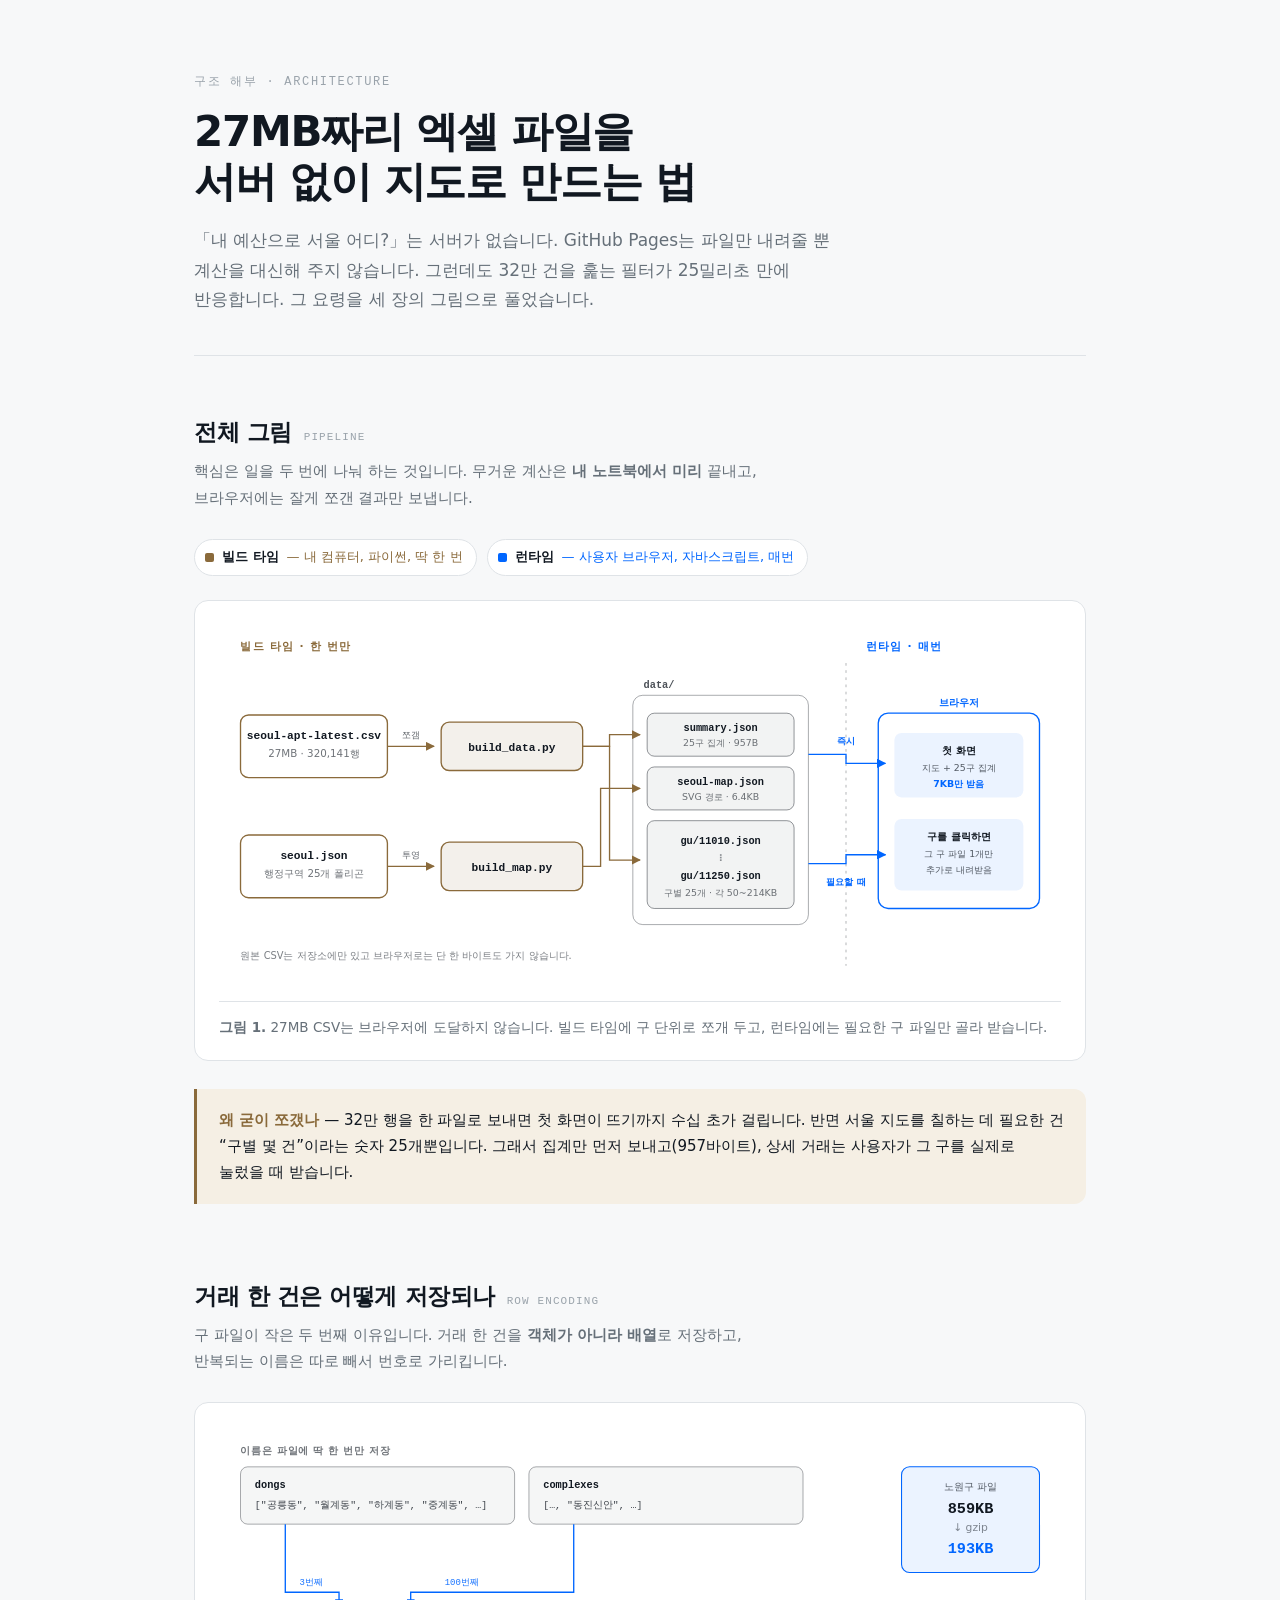
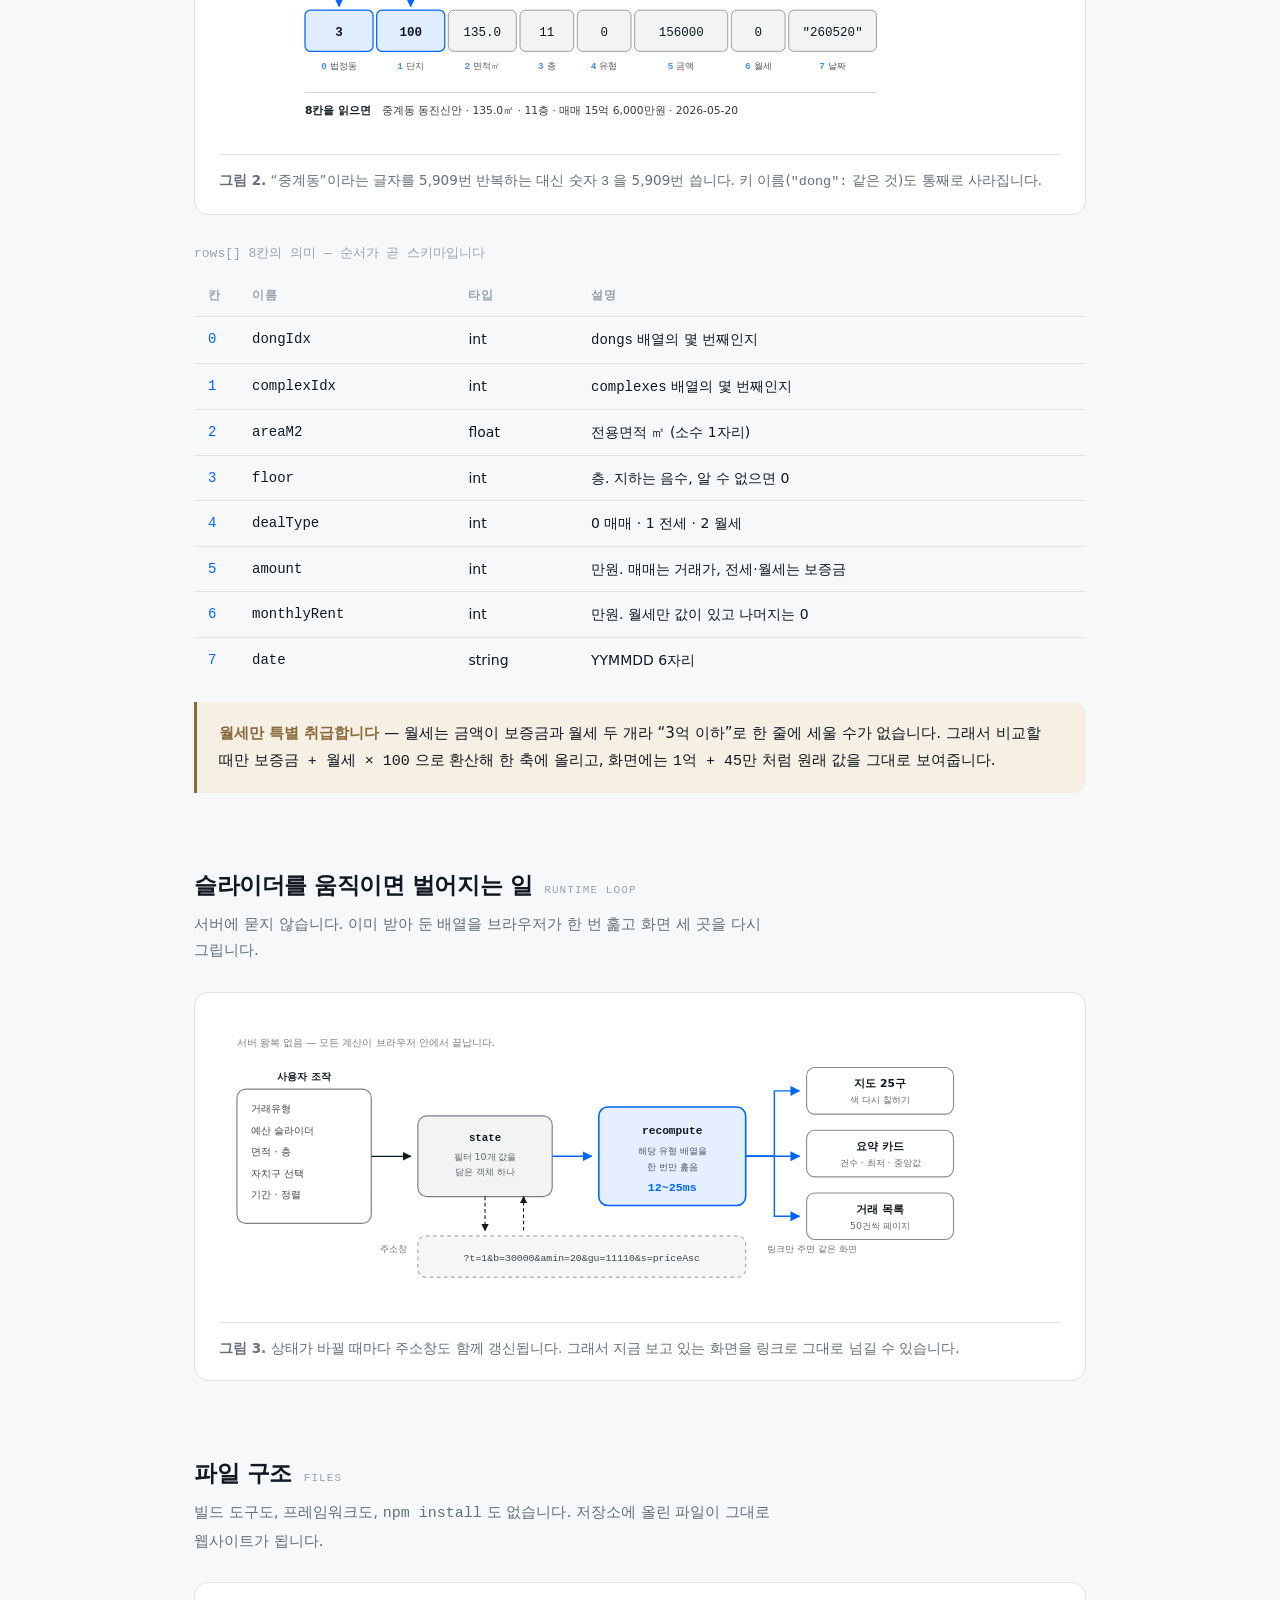
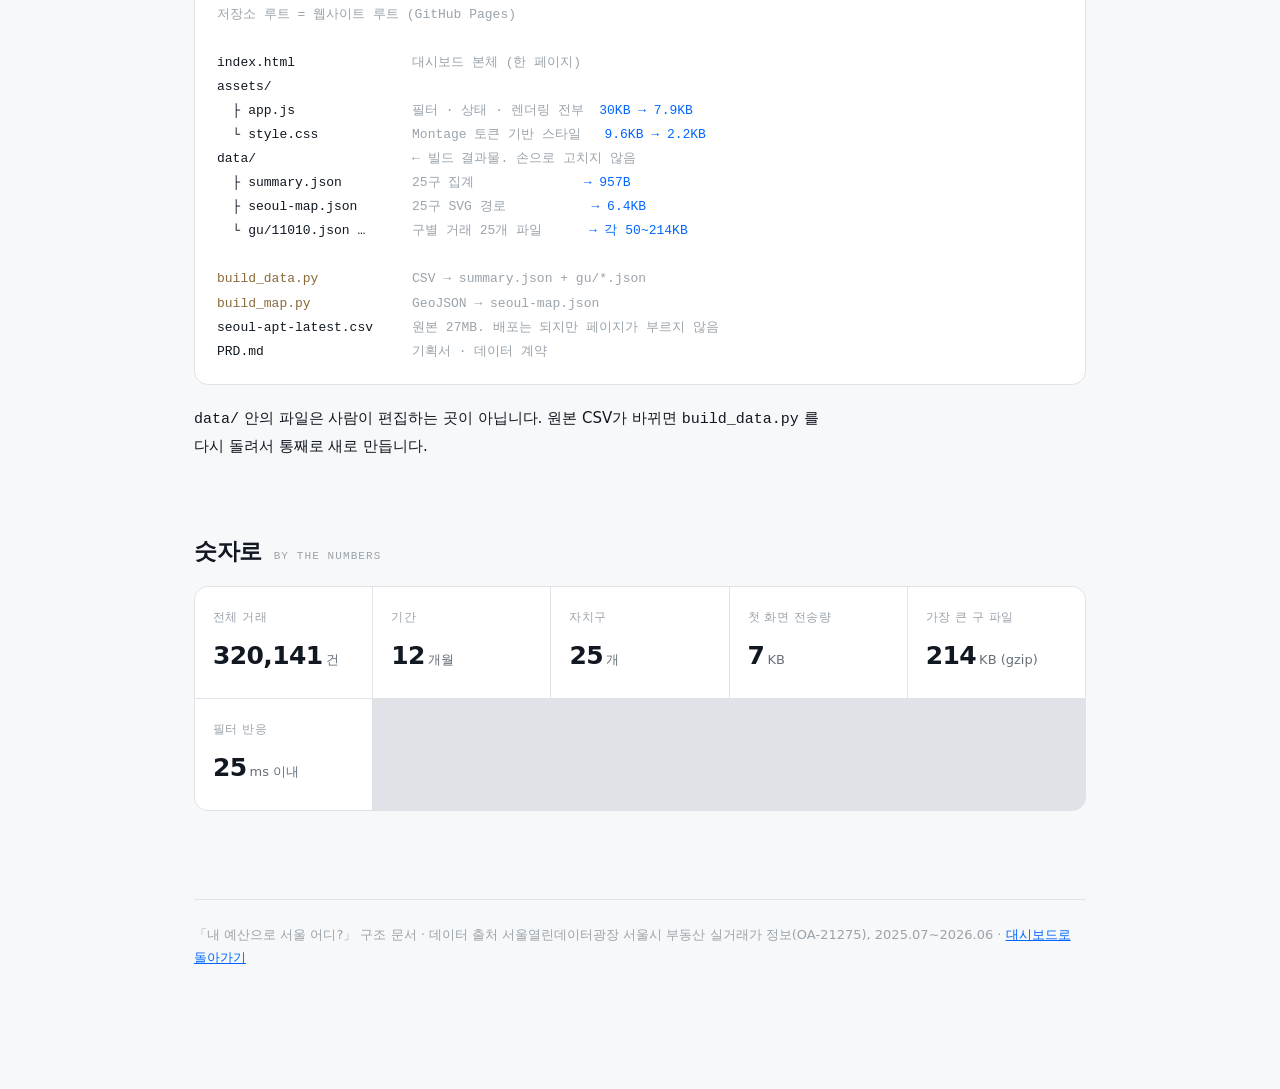
<file: docs/structure.html>
<!DOCTYPE html>
<html lang="ko">
<head>
<meta charset="UTF-8">
<meta name="viewport" content="width=device-width, initial-scale=1.0">
<title>구조 해부 — 내 예산으로 서울 어디?</title>
<style>
  :root {
    --ink:      #111821;
    --paper:    #F7F8F9;
    --surface:  #FFFFFF;
    --line:     #DFE3E7;
    --muted:    #667079;
    --faint:    #9AA3AB;
    --accent:   #0066FF;
    --accent-soft: #EAF2FE;
    --bronze:   #8A6A3B;
    --bronze-soft: #F5EFE4;
  }

  @media (prefers-color-scheme: dark) {
    :root {
      --ink:      #E6EAEE;
      --paper:    #0E1318;
      --surface:  #161C23;
      --line:     #2A333D;
      --muted:    #98A3AD;
      --faint:    #6C7781;
      --accent:   #4F95FF;
      --accent-soft: #14243C;
      --bronze:   #C9A063;
      --bronze-soft: #2A2318;
    }
  }

  :root[data-theme="dark"] {
    --ink:      #E6EAEE;
    --paper:    #0E1318;
    --surface:  #161C23;
    --line:     #2A333D;
    --muted:    #98A3AD;
    --faint:    #6C7781;
    --accent:   #4F95FF;
    --accent-soft: #14243C;
    --bronze:   #C9A063;
    --bronze-soft: #2A2318;
  }

  :root[data-theme="light"] {
    --ink:      #111821;
    --paper:    #F7F8F9;
    --surface:  #FFFFFF;
    --line:     #DFE3E7;
    --muted:    #667079;
    --faint:    #9AA3AB;
    --accent:   #0066FF;
    --accent-soft: #EAF2FE;
    --bronze:   #8A6A3B;
    --bronze-soft: #F5EFE4;
  }

  * { box-sizing: border-box; }

  html { -webkit-text-size-adjust: 100%; }

  body {
    margin: 0;
    background: var(--paper);
    color: var(--ink);
    font-family: 'Pretendard', -apple-system, BlinkMacSystemFont,
                 'Apple SD Gothic Neo', 'Malgun Gothic', system-ui, sans-serif;
    font-size: 15px;
    line-height: 1.75;
    word-break: keep-all;
  }

  .mono {
    font-family: ui-monospace, 'Cascadia Mono', 'Cascadia Code',
                 Consolas, 'D2Coding', 'Courier New', monospace;
    font-variant-ligatures: none;
  }

  .wrap {
    max-width: 940px;
    margin: 0 auto;
    padding: 72px 24px 120px;
  }

  /* ---------- header ---------- */

  .eyebrow {
    font-family: ui-monospace, 'Cascadia Mono', Consolas, monospace;
    font-size: 12px;
    letter-spacing: 0.14em;
    text-transform: uppercase;
    color: var(--faint);
    margin: 0 0 14px;
  }

  h1 {
    font-size: clamp(30px, 5.2vw, 42px);
    line-height: 1.2;
    letter-spacing: -0.03em;
    font-weight: 800;
    margin: 0 0 18px;
    text-wrap: balance;
  }

  .lede {
    font-size: 17px;
    color: var(--muted);
    max-width: 62ch;
    margin: 0;
  }

  .masthead {
    padding-bottom: 40px;
    border-bottom: 1px solid var(--line);
    margin-bottom: 56px;
  }

  /* ---------- sections ---------- */

  section { margin-bottom: 72px; }

  h2 {
    font-size: 23px;
    font-weight: 700;
    letter-spacing: -0.02em;
    margin: 0 0 6px;
    display: flex;
    align-items: baseline;
    gap: 12px;
  }

  h2 .tag {
    font-family: ui-monospace, 'Cascadia Mono', Consolas, monospace;
    font-size: 11px;
    letter-spacing: 0.1em;
    font-weight: 500;
    color: var(--faint);
    text-transform: uppercase;
  }

  .sub {
    color: var(--muted);
    margin: 0 0 28px;
    max-width: 64ch;
  }

  p { margin: 0 0 16px; max-width: 66ch; }

  /* ---------- figure ---------- */

  figure {
    margin: 0 0 28px;
    padding: 28px 24px 20px;
    background: var(--surface);
    border: 1px solid var(--line);
    border-radius: 14px;
    overflow-x: auto;
  }

  figure svg {
    display: block;
    width: 100%;
    min-width: 620px;
    max-width: 100%;
    height: auto;
    color: var(--ink);
  }

  figcaption {
    margin-top: 18px;
    padding-top: 14px;
    border-top: 1px solid var(--line);
    font-size: 13.5px;
    color: var(--muted);
    min-width: 620px;
  }

  /* ---------- phase legend ---------- */

  .phases {
    display: flex;
    flex-wrap: wrap;
    gap: 10px;
    margin-bottom: 24px;
  }

  .phase {
    display: inline-flex;
    align-items: center;
    gap: 8px;
    font-size: 13px;
    padding: 6px 13px 6px 10px;
    border-radius: 999px;
    border: 1px solid var(--line);
    background: var(--surface);
  }

  .phase::before {
    content: "";
    width: 9px; height: 9px;
    border-radius: 2px;
    background: currentColor;
  }

  .phase.build   { color: var(--bronze); }
  .phase.runtime { color: var(--accent); }
  .phase b { color: var(--ink); font-weight: 600; }

  /* ---------- tables ---------- */

  .tbl-scroll { overflow-x: auto; margin-bottom: 20px; }

  table {
    width: 100%;
    min-width: 540px;
    border-collapse: collapse;
    font-size: 14px;
  }

  caption {
    text-align: left;
    font-size: 13px;
    color: var(--faint);
    padding-bottom: 10px;
    font-family: ui-monospace, 'Cascadia Mono', Consolas, monospace;
  }

  th, td {
    text-align: left;
    padding: 10px 14px;
    border-bottom: 1px solid var(--line);
    vertical-align: top;
  }

  thead th {
    font-size: 12px;
    letter-spacing: 0.06em;
    text-transform: uppercase;
    color: var(--faint);
    font-weight: 600;
    border-bottom-width: 1.5px;
  }

  td.idx {
    font-family: ui-monospace, 'Cascadia Mono', Consolas, monospace;
    color: var(--accent);
    font-variant-numeric: tabular-nums;
    width: 44px;
  }

  td.field {
    font-family: ui-monospace, 'Cascadia Mono', Consolas, monospace;
    white-space: nowrap;
  }

  td.num {
    font-variant-numeric: tabular-nums;
    text-align: right;
    white-space: nowrap;
  }

  tbody tr:last-child th,
  tbody tr:last-child td { border-bottom: none; }

  /* ---------- code / tree ---------- */

  pre {
    margin: 0 0 20px;
    padding: 20px 22px;
    background: var(--surface);
    border: 1px solid var(--line);
    border-radius: 14px;
    overflow-x: auto;
    font-family: ui-monospace, 'Cascadia Mono', Consolas, 'D2Coding', monospace;
    font-size: 13px;
    line-height: 1.85;
    color: var(--ink);
  }

  pre .c { color: var(--faint); }
  pre .b { color: var(--bronze); }
  pre .a { color: var(--accent); }

  code.inline {
    font-family: ui-monospace, 'Cascadia Mono', Consolas, monospace;
    font-size: 0.9em;
    background: var(--accent-soft);
    color: var(--accent);
    padding: 2px 6px;
    border-radius: 5px;
  }

  /* ---------- callout ---------- */

  .note {
    border-left: 3px solid var(--bronze);
    background: var(--bronze-soft);
    padding: 18px 22px;
    border-radius: 0 12px 12px 0;
    margin-bottom: 24px;
  }

  .note p { margin: 0; max-width: none; }
  .note strong { color: var(--bronze); }

  /* ---------- stats ---------- */

  .stats {
    display: grid;
    grid-template-columns: repeat(auto-fit, minmax(158px, 1fr));
    gap: 1px;
    background: var(--line);
    border: 1px solid var(--line);
    border-radius: 14px;
    overflow: hidden;
  }

  .stat { background: var(--surface); padding: 20px 18px; }

  .stat dt {
    font-size: 12px;
    color: var(--faint);
    letter-spacing: 0.04em;
    margin-bottom: 6px;
  }

  .stat dd {
    margin: 0;
    font-size: 25px;
    font-weight: 700;
    letter-spacing: -0.025em;
    font-variant-numeric: tabular-nums;
  }

  .stat dd .u {
    font-size: 13px;
    font-weight: 500;
    color: var(--muted);
    margin-left: 3px;
    letter-spacing: 0;
  }

  /* ---------- footer ---------- */

  footer {
    margin-top: 88px;
    padding-top: 24px;
    border-top: 1px solid var(--line);
    font-size: 13px;
    color: var(--faint);
  }

  footer a { color: var(--accent); }

  a:focus-visible,
  [tabindex]:focus-visible {
    outline: 2px solid var(--accent);
    outline-offset: 3px;
    border-radius: 3px;
  }

  @media (max-width: 640px) {
    .wrap { padding: 48px 16px 80px; }
    figure { padding: 18px 14px 14px; }
  }
</style>
</head>
<body>
<div class="wrap">

  <header class="masthead">
    <p class="eyebrow">구조 해부 · Architecture</p>
    <h1>27MB짜리 엑셀 파일을<br>서버 없이 지도로 만드는 법</h1>
    <p class="lede">
      「내 예산으로 서울 어디?」는 서버가 없습니다. GitHub Pages는 파일만 내려줄 뿐
      계산을 대신해 주지 않습니다. 그런데도 32만 건을 훑는 필터가 25밀리초 만에 반응합니다.
      그 요령을 세 장의 그림으로 풀었습니다.
    </p>
  </header>

  <section>
    <h2>전체 그림 <span class="tag">Pipeline</span></h2>
    <p class="sub">
      핵심은 일을 두 번에 나눠 하는 것입니다. 무거운 계산은 <b>내 노트북에서 미리</b> 끝내고,
      브라우저에는 잘게 쪼갠 결과만 보냅니다.
    </p>

    <div class="phases">
      <span class="phase build"><b>빌드 타임</b> — 내 컴퓨터, 파이썬, 딱 한 번</span>
      <span class="phase runtime"><b>런타임</b> — 사용자 브라우저, 자바스크립트, 매번</span>
    </div>

    <figure>
      <svg viewBox="0 0 940 396" role="img"
           aria-label="27MB CSV와 GeoJSON이 두 개의 파이썬 스크립트를 거쳐 data 폴더의 JSON 파일로 변환되고, 브라우저는 첫 로드에 요약과 지도만 받은 뒤 구를 클릭할 때 해당 구 파일을 하나씩 받는다">
        <defs>
          <marker id="ah" viewBox="0 0 10 10" refX="9" refY="5"
                  markerWidth="7" markerHeight="7" orient="auto-start-reverse">
            <path d="M0,0 L10,5 L0,10 z" fill="currentColor"/>
          </marker>
          <marker id="ah-b" viewBox="0 0 10 10" refX="9" refY="5"
                  markerWidth="7" markerHeight="7" orient="auto-start-reverse">
            <path d="M0,0 L10,5 L0,10 z" fill="var(--bronze)"/>
          </marker>
          <marker id="ah-a" viewBox="0 0 10 10" refX="9" refY="5"
                  markerWidth="7" markerHeight="7" orient="auto-start-reverse">
            <path d="M0,0 L10,5 L0,10 z" fill="var(--accent)"/>
          </marker>
        </defs>

        <!-- phase headers -->
        <text x="24" y="24" font-size="12" font-weight="700" fill="var(--bronze)"
              letter-spacing="1.4">빌드 타임 · 한 번만</text>
        <text x="722" y="24" font-size="12" font-weight="700" fill="var(--accent)"
              letter-spacing="1.4">런타임 · 매번</text>

        <!-- divider -->
        <line x1="700" y1="38" x2="700" y2="376" stroke="currentColor"
              stroke-width="1" stroke-dasharray="3 5" opacity="0.35"/>

        <!-- inputs -->
        <rect x="24" y="96" width="164" height="70" rx="9"
              fill="none" stroke="var(--bronze)" stroke-width="1.5"/>
        <text x="106" y="123" font-size="12.5" font-weight="600" text-anchor="middle"
              fill="currentColor" font-family="monospace">seoul-apt-latest.csv</text>
        <text x="106" y="143" font-size="11.5" text-anchor="middle" fill="currentColor"
              opacity="0.6">27MB · 320,141행</text>

        <rect x="24" y="230" width="164" height="70" rx="9"
              fill="none" stroke="var(--bronze)" stroke-width="1.5"/>
        <text x="106" y="257" font-size="12.5" font-weight="600" text-anchor="middle"
              fill="currentColor" font-family="monospace">seoul.json</text>
        <text x="106" y="277" font-size="11.5" text-anchor="middle" fill="currentColor"
              opacity="0.6">행정구역 25개 폴리곤</text>

        <!-- scripts -->
        <rect x="248" y="104" width="158" height="54" rx="9"
              fill="var(--bronze)" fill-opacity="0.1" stroke="var(--bronze)" stroke-width="1.5"/>
        <text x="327" y="136" font-size="12.5" font-weight="700" text-anchor="middle"
              fill="currentColor" font-family="monospace">build_data.py</text>

        <rect x="248" y="238" width="158" height="54" rx="9"
              fill="var(--bronze)" fill-opacity="0.1" stroke="var(--bronze)" stroke-width="1.5"/>
        <text x="327" y="270" font-size="12.5" font-weight="700" text-anchor="middle"
              fill="currentColor" font-family="monospace">build_map.py</text>

        <!-- input -> script arrows -->
        <line x1="188" y1="131" x2="240" y2="131" stroke="var(--bronze)" stroke-width="1.5"
              marker-end="url(#ah-b)"/>
        <text x="214" y="122" font-size="10.5" text-anchor="middle" fill="currentColor"
              opacity="0.65">쪼갬</text>

        <line x1="188" y1="265" x2="240" y2="265" stroke="var(--bronze)" stroke-width="1.5"
              marker-end="url(#ah-b)"/>
        <text x="214" y="256" font-size="10.5" text-anchor="middle" fill="currentColor"
              opacity="0.65">투영</text>

        <!-- data/ container -->
        <rect x="462" y="74" width="196" height="256" rx="11"
              fill="none" stroke="currentColor" stroke-width="1" opacity="0.4"/>
        <text x="474" y="66" font-size="11.5" font-weight="700" fill="currentColor"
              font-family="monospace" opacity="0.75">data/</text>

        <rect x="478" y="94" width="164" height="48" rx="8"
              fill="currentColor" fill-opacity="0.05" stroke="currentColor"
              stroke-width="1" stroke-opacity="0.5"/>
        <text x="560" y="114" font-size="11.5" font-weight="600" text-anchor="middle"
              fill="currentColor" font-family="monospace">summary.json</text>
        <text x="560" y="131" font-size="10.5" text-anchor="middle" fill="currentColor"
              opacity="0.6">25구 집계 · 957B</text>

        <rect x="478" y="154" width="164" height="48" rx="8"
              fill="currentColor" fill-opacity="0.05" stroke="currentColor"
              stroke-width="1" stroke-opacity="0.5"/>
        <text x="560" y="174" font-size="11.5" font-weight="600" text-anchor="middle"
              fill="currentColor" font-family="monospace">seoul-map.json</text>
        <text x="560" y="191" font-size="10.5" text-anchor="middle" fill="currentColor"
              opacity="0.6">SVG 경로 · 6.4KB</text>

        <rect x="478" y="214" width="164" height="98" rx="8"
              fill="currentColor" fill-opacity="0.05" stroke="currentColor"
              stroke-width="1" stroke-opacity="0.5"/>
        <text x="560" y="240" font-size="11.5" font-weight="600" text-anchor="middle"
              fill="currentColor" font-family="monospace">gu/11010.json</text>
        <text x="560" y="259" font-size="11.5" font-weight="600" text-anchor="middle"
              fill="currentColor" font-family="monospace" opacity="0.45">⋮</text>
        <text x="560" y="279" font-size="11.5" font-weight="600" text-anchor="middle"
              fill="currentColor" font-family="monospace">gu/11250.json</text>
        <text x="560" y="298" font-size="10.5" text-anchor="middle" fill="currentColor"
              opacity="0.6">구별 25개 · 각 50~214KB</text>

        <!-- script -> data arrows -->
        <path d="M406,131 L436,131 L436,118 L470,118" fill="none"
              stroke="var(--bronze)" stroke-width="1.5" marker-end="url(#ah-b)"/>
        <path d="M406,131 L436,131 L436,258 L470,258" fill="none"
              stroke="var(--bronze)" stroke-width="1.5" marker-end="url(#ah-b)"/>
        <path d="M406,265 L426,265 L426,178 L470,178" fill="none"
              stroke="var(--bronze)" stroke-width="1.5" marker-end="url(#ah-b)"/>

        <!-- browser -->
        <rect x="736" y="94" width="180" height="218" rx="11"
              fill="none" stroke="var(--accent)" stroke-width="1.5"/>
        <text x="826" y="86" font-size="11.5" font-weight="700" text-anchor="middle"
              fill="var(--accent)">브라우저</text>

        <rect x="754" y="116" width="144" height="72" rx="8"
              fill="var(--accent)" fill-opacity="0.08"/>
        <text x="826" y="140" font-size="11.5" font-weight="700" text-anchor="middle"
              fill="currentColor">첫 화면</text>
        <text x="826" y="159" font-size="10.5" text-anchor="middle" fill="currentColor"
              opacity="0.7">지도 + 25구 집계</text>
        <text x="826" y="176" font-size="10.5" text-anchor="middle" fill="var(--accent)"
              font-weight="700">7KB만 받음</text>

        <rect x="754" y="212" width="144" height="80" rx="8"
              fill="var(--accent)" fill-opacity="0.08"/>
        <text x="826" y="236" font-size="11.5" font-weight="700" text-anchor="middle"
              fill="currentColor">구를 클릭하면</text>
        <text x="826" y="255" font-size="10.5" text-anchor="middle" fill="currentColor"
              opacity="0.7">그 구 파일 1개만</text>
        <text x="826" y="272" font-size="10.5" text-anchor="middle" fill="currentColor"
              opacity="0.7">추가로 내려받음</text>

        <!-- data -> browser arrows -->
        <path d="M658,140 L700,140 L700,150 L744,150" fill="none"
              stroke="var(--accent)" stroke-width="1.5" marker-end="url(#ah-a)"/>
        <path d="M658,262 L700,262 L700,252 L744,252" fill="none"
              stroke="var(--accent)" stroke-width="1.5" marker-end="url(#ah-a)"/>
        <text x="700" y="128" font-size="10.5" text-anchor="middle" fill="var(--accent)"
              font-weight="600">즉시</text>
        <text x="700" y="286" font-size="10.5" text-anchor="middle" fill="var(--accent)"
              font-weight="600">필요할 때</text>

        <!-- bottom note -->
        <text x="24" y="368" font-size="11" fill="currentColor" opacity="0.55">
          원본 CSV는 저장소에만 있고 브라우저로는 단 한 바이트도 가지 않습니다.
        </text>
      </svg>
      <figcaption>
        <b>그림 1.</b> 27MB CSV는 브라우저에 도달하지 않습니다. 빌드 타임에 구 단위로 쪼개 두고,
        런타임에는 필요한 구 파일만 골라 받습니다.
      </figcaption>
    </figure>

    <div class="note">
      <p>
        <strong>왜 굳이 쪼갰나</strong> — 32만 행을 한 파일로 보내면 첫 화면이 뜨기까지
        수십 초가 걸립니다. 반면 서울 지도를 칠하는 데 필요한 건 “구별 몇 건”이라는
        숫자 25개뿐입니다. 그래서 집계만 먼저 보내고(957바이트), 상세 거래는
        사용자가 그 구를 실제로 눌렀을 때 받습니다.
      </p>
    </div>
  </section>

  <section>
    <h2>거래 한 건은 어떻게 저장되나 <span class="tag">Row encoding</span></h2>
    <p class="sub">
      구 파일이 작은 두 번째 이유입니다. 거래 한 건을 <b>객체가 아니라 배열</b>로 저장하고,
      반복되는 이름은 따로 빼서 번호로 가리킵니다.
    </p>

    <figure>
      <svg viewBox="0 0 940 340" role="img"
           aria-label="법정동과 단지 이름은 배열에 한 번만 저장하고, 각 거래 행은 그 배열의 인덱스 번호로 이름을 가리키는 8칸짜리 배열이다">
        <defs>
          <marker id="ah2" viewBox="0 0 10 10" refX="9" refY="5"
                  markerWidth="6" markerHeight="6" orient="auto-start-reverse">
            <path d="M0,0 L10,5 L0,10 z" fill="var(--accent)"/>
          </marker>
        </defs>

        <!-- lookup arrays, side by side so nothing has to be routed through them -->
        <text x="24" y="26" font-size="11.5" font-weight="700" fill="currentColor"
              opacity="0.6" letter-spacing="0.8">이름은 파일에 딱 한 번만 저장</text>

        <rect x="24" y="40" width="306" height="64" rx="8"
              fill="currentColor" fill-opacity="0.04"
              stroke="currentColor" stroke-width="1" stroke-opacity="0.4"/>
        <text x="40" y="64" font-size="11.5" font-weight="700" fill="currentColor"
              font-family="monospace">dongs</text>
        <text x="40" y="86" font-size="11" fill="currentColor" font-family="monospace"
              opacity="0.8">["공릉동", "월계동", "하계동", "중계동", …]</text>

        <rect x="346" y="40" width="306" height="64" rx="8"
              fill="currentColor" fill-opacity="0.04"
              stroke="currentColor" stroke-width="1" stroke-opacity="0.4"/>
        <text x="362" y="64" font-size="11.5" font-weight="700" fill="currentColor"
              font-family="monospace">complexes</text>
        <text x="362" y="86" font-size="11" fill="currentColor" font-family="monospace"
              opacity="0.8">[…, "동진신안", …]</text>

        <!-- each row cell points back into the array it borrows a name from -->
        <path d="M74,104 L74,180 L134,180 L134,196" fill="none" stroke="var(--accent)"
              stroke-width="1.5" marker-end="url(#ah2)"/>
        <path d="M396,104 L396,180 L214,180 L214,196" fill="none" stroke="var(--accent)"
              stroke-width="1.5" marker-end="url(#ah2)"/>
        <text x="90" y="172" font-size="10" fill="var(--accent)" opacity="0.9"
              font-family="monospace">3번째</text>
        <text x="252" y="172" font-size="10" fill="var(--accent)" opacity="0.9"
              font-family="monospace">100번째</text>

        <!-- the row -->
        <g font-family="monospace">
          <rect x="96" y="200" width="76" height="46" rx="6" fill="var(--accent)"
                fill-opacity="0.12" stroke="var(--accent)" stroke-width="1.4"/>
          <text x="134" y="229" font-size="14" font-weight="700" text-anchor="middle"
                fill="currentColor">3</text>

          <rect x="176" y="200" width="76" height="46" rx="6" fill="var(--accent)"
                fill-opacity="0.12" stroke="var(--accent)" stroke-width="1.4"/>
          <text x="214" y="229" font-size="14" font-weight="700" text-anchor="middle"
                fill="currentColor">100</text>

          <rect x="256" y="200" width="76" height="46" rx="6"
                fill="currentColor" fill-opacity="0.05"
                stroke="currentColor" stroke-width="1" stroke-opacity="0.45"/>
          <text x="294" y="229" font-size="14" text-anchor="middle" fill="currentColor">135.0</text>

          <rect x="336" y="200" width="60" height="46" rx="6"
                fill="currentColor" fill-opacity="0.05"
                stroke="currentColor" stroke-width="1" stroke-opacity="0.45"/>
          <text x="366" y="229" font-size="14" text-anchor="middle" fill="currentColor">11</text>

          <rect x="400" y="200" width="60" height="46" rx="6"
                fill="currentColor" fill-opacity="0.05"
                stroke="currentColor" stroke-width="1" stroke-opacity="0.45"/>
          <text x="430" y="229" font-size="14" text-anchor="middle" fill="currentColor">0</text>

          <rect x="464" y="200" width="104" height="46" rx="6"
                fill="currentColor" fill-opacity="0.05"
                stroke="currentColor" stroke-width="1" stroke-opacity="0.45"/>
          <text x="516" y="229" font-size="14" text-anchor="middle" fill="currentColor">156000</text>

          <rect x="572" y="200" width="60" height="46" rx="6"
                fill="currentColor" fill-opacity="0.05"
                stroke="currentColor" stroke-width="1" stroke-opacity="0.45"/>
          <text x="602" y="229" font-size="14" text-anchor="middle" fill="currentColor">0</text>

          <rect x="636" y="200" width="98" height="46" rx="6"
                fill="currentColor" fill-opacity="0.05"
                stroke="currentColor" stroke-width="1" stroke-opacity="0.45"/>
          <text x="685" y="229" font-size="14" text-anchor="middle" fill="currentColor">"260520"</text>
        </g>

        <!-- index + field name, merged so the space above the row stays free -->
        <g font-size="10.5" text-anchor="middle">
          <text x="134" y="266" fill="currentColor" opacity="0.72"><tspan fill="var(--accent)" font-family="monospace" font-weight="700">0</tspan> 법정동</text>
          <text x="214" y="266" fill="currentColor" opacity="0.72"><tspan fill="var(--accent)" font-family="monospace" font-weight="700">1</tspan> 단지</text>
          <text x="294" y="266" fill="currentColor" opacity="0.72"><tspan fill="var(--accent)" font-family="monospace" font-weight="700">2</tspan> 면적㎡</text>
          <text x="366" y="266" fill="currentColor" opacity="0.72"><tspan fill="var(--accent)" font-family="monospace" font-weight="700">3</tspan> 층</text>
          <text x="430" y="266" fill="currentColor" opacity="0.72"><tspan fill="var(--accent)" font-family="monospace" font-weight="700">4</tspan> 유형</text>
          <text x="516" y="266" fill="currentColor" opacity="0.72"><tspan fill="var(--accent)" font-family="monospace" font-weight="700">5</tspan> 금액</text>
          <text x="602" y="266" fill="currentColor" opacity="0.72"><tspan fill="var(--accent)" font-family="monospace" font-weight="700">6</tspan> 월세</text>
          <text x="685" y="266" fill="currentColor" opacity="0.72"><tspan fill="var(--accent)" font-family="monospace" font-weight="700">7</tspan> 날짜</text>
        </g>

        <!-- reading -->
        <line x1="96" y1="292" x2="734" y2="292" stroke="currentColor"
              stroke-width="1" opacity="0.2"/>
        <text x="96" y="316" font-size="12" fill="currentColor">
          <tspan font-weight="700">8칸을 읽으면</tspan>
          <tspan dx="8" opacity="0.85">중계동 동진신안 · 135.0㎡ · 11층 · 매매 15억 6,000만원 · 2026-05-20</tspan>
        </text>

        <!-- savings callout -->
        <rect x="762" y="40" width="154" height="118" rx="9"
              fill="var(--accent)" fill-opacity="0.08" stroke="var(--accent)" stroke-width="1.2"/>
        <text x="839" y="66" font-size="11" text-anchor="middle" fill="currentColor"
              opacity="0.7">노원구 파일</text>
        <text x="839" y="92" font-size="17" font-weight="700" text-anchor="middle"
              fill="currentColor" font-family="monospace">859KB</text>
        <text x="839" y="112" font-size="12" text-anchor="middle" fill="currentColor"
              opacity="0.5">↓ gzip</text>
        <text x="839" y="136" font-size="17" font-weight="700" text-anchor="middle"
              fill="var(--accent)" font-family="monospace">193KB</text>
      </svg>
      <figcaption>
        <b>그림 2.</b> “중계동”이라는 글자를 5,909번 반복하는 대신 숫자 <span class="mono">3</span> 을
        5,909번 씁니다. 키 이름(<span class="mono">"dong":</span> 같은 것)도 통째로 사라집니다.
      </figcaption>
    </figure>

    <div class="tbl-scroll">
      <table>
        <caption>rows[] 8칸의 의미 — 순서가 곧 스키마입니다</caption>
        <thead>
          <tr><th>칸</th><th>이름</th><th>타입</th><th>설명</th></tr>
        </thead>
        <tbody>
          <tr><td class="idx">0</td><td class="field">dongIdx</td><td>int</td><td><span class="mono">dongs</span> 배열의 몇 번째인지</td></tr>
          <tr><td class="idx">1</td><td class="field">complexIdx</td><td>int</td><td><span class="mono">complexes</span> 배열의 몇 번째인지</td></tr>
          <tr><td class="idx">2</td><td class="field">areaM2</td><td>float</td><td>전용면적 ㎡ (소수 1자리)</td></tr>
          <tr><td class="idx">3</td><td class="field">floor</td><td>int</td><td>층. 지하는 음수, 알 수 없으면 0</td></tr>
          <tr><td class="idx">4</td><td class="field">dealType</td><td>int</td><td>0 매매 · 1 전세 · 2 월세</td></tr>
          <tr><td class="idx">5</td><td class="field">amount</td><td>int</td><td>만원. 매매는 거래가, 전세·월세는 보증금</td></tr>
          <tr><td class="idx">6</td><td class="field">monthlyRent</td><td>int</td><td>만원. 월세만 값이 있고 나머지는 0</td></tr>
          <tr><td class="idx">7</td><td class="field">date</td><td>string</td><td>YYMMDD 6자리</td></tr>
        </tbody>
      </table>
    </div>

    <div class="note">
      <p>
        <strong>월세만 특별 취급합니다</strong> — 월세는 금액이 보증금과 월세 두 개라
        “3억 이하”로 한 줄에 세울 수가 없습니다. 그래서 비교할 때만
        <span class="mono">보증금 + 월세 × 100</span> 으로 환산해 한 축에 올리고,
        화면에는 <span class="mono">1억 + 45만</span> 처럼 원래 값을 그대로 보여줍니다.
      </p>
    </div>
  </section>

  <section>
    <h2>슬라이더를 움직이면 벌어지는 일 <span class="tag">Runtime loop</span></h2>
    <p class="sub">
      서버에 묻지 않습니다. 이미 받아 둔 배열을 브라우저가 한 번 훑고 화면 세 곳을 다시 그립니다.
    </p>

    <figure>
      <svg viewBox="0 0 940 316" role="img"
           aria-label="필터를 조작하면 상태 객체가 바뀌고, 거래 배열을 한 번 훑어 지도와 요약과 목록 세 곳을 다시 그리며, 동시에 주소창도 갱신된다">
        <defs>
          <marker id="ah3" viewBox="0 0 10 10" refX="9" refY="5"
                  markerWidth="7" markerHeight="7" orient="auto-start-reverse">
            <path d="M0,0 L10,5 L0,10 z" fill="currentColor"/>
          </marker>
          <marker id="ah3a" viewBox="0 0 10 10" refX="9" refY="5"
                  markerWidth="7" markerHeight="7" orient="auto-start-reverse">
            <path d="M0,0 L10,5 L0,10 z" fill="var(--accent)"/>
          </marker>
        </defs>

        <!-- filters -->
        <rect x="20" y="76" width="150" height="150" rx="10"
              fill="none" stroke="currentColor" stroke-width="1.3" stroke-opacity="0.55"/>
        <text x="95" y="66" font-size="11.5" font-weight="700" text-anchor="middle"
              fill="currentColor">사용자 조작</text>
        <g font-size="11" fill="currentColor" opacity="0.8">
          <text x="36" y="102">거래유형</text>
          <text x="36" y="126">예산 슬라이더</text>
          <text x="36" y="150">면적 · 층</text>
          <text x="36" y="174">자치구 선택</text>
          <text x="36" y="198">기간 · 정렬</text>
        </g>

        <!-- state -->
        <rect x="222" y="106" width="150" height="90" rx="10"
              fill="currentColor" fill-opacity="0.05"
              stroke="currentColor" stroke-width="1.3" stroke-opacity="0.55"/>
        <text x="297" y="134" font-size="12" font-weight="700" text-anchor="middle"
              fill="currentColor" font-family="monospace">state</text>
        <text x="297" y="155" font-size="10.5" text-anchor="middle" fill="currentColor"
              opacity="0.65">필터 10개 값을</text>
        <text x="297" y="172" font-size="10.5" text-anchor="middle" fill="currentColor"
              opacity="0.65">담은 객체 하나</text>

        <!-- recompute -->
        <rect x="424" y="96" width="164" height="110" rx="10"
              fill="var(--accent)" fill-opacity="0.1" stroke="var(--accent)" stroke-width="1.8"/>
        <text x="506" y="126" font-size="12.5" font-weight="700" text-anchor="middle"
              fill="currentColor" font-family="monospace">recompute</text>
        <text x="506" y="149" font-size="10.5" text-anchor="middle" fill="currentColor"
              opacity="0.7">해당 유형 배열을</text>
        <text x="506" y="166" font-size="10.5" text-anchor="middle" fill="currentColor"
              opacity="0.7">한 번만 훑음</text>
        <text x="506" y="190" font-size="13" font-weight="700" text-anchor="middle"
              fill="var(--accent)" font-family="monospace">12~25ms</text>

        <!-- outputs -->
        <g>
          <rect x="656" y="52" width="164" height="52" rx="9"
                fill="none" stroke="currentColor" stroke-width="1.2" stroke-opacity="0.5"/>
          <text x="738" y="74" font-size="12" font-weight="700" text-anchor="middle"
                fill="currentColor">지도 25구</text>
          <text x="738" y="92" font-size="10.5" text-anchor="middle" fill="currentColor"
                opacity="0.65">색 다시 칠하기</text>

          <rect x="656" y="122" width="164" height="52" rx="9"
                fill="none" stroke="currentColor" stroke-width="1.2" stroke-opacity="0.5"/>
          <text x="738" y="144" font-size="12" font-weight="700" text-anchor="middle"
                fill="currentColor">요약 카드</text>
          <text x="738" y="162" font-size="10.5" text-anchor="middle" fill="currentColor"
                opacity="0.65">건수 · 최저 · 중앙값</text>

          <rect x="656" y="192" width="164" height="52" rx="9"
                fill="none" stroke="currentColor" stroke-width="1.2" stroke-opacity="0.5"/>
          <text x="738" y="214" font-size="12" font-weight="700" text-anchor="middle"
                fill="currentColor">거래 목록</text>
          <text x="738" y="232" font-size="10.5" text-anchor="middle" fill="currentColor"
                opacity="0.65">50건씩 페이지</text>
        </g>

        <!-- arrows -->
        <line x1="170" y1="151" x2="214" y2="151" stroke="currentColor"
              stroke-width="1.4" marker-end="url(#ah3)"/>
        <line x1="372" y1="151" x2="416" y2="151" stroke="var(--accent)"
              stroke-width="1.6" marker-end="url(#ah3a)"/>

        <path d="M588,151 L620,151 L620,78 L648,78" fill="none" stroke="var(--accent)"
              stroke-width="1.6" marker-end="url(#ah3a)"/>
        <path d="M588,151 L648,151" fill="none" stroke="var(--accent)"
              stroke-width="1.6" marker-end="url(#ah3a)"/>
        <path d="M588,151 L620,151 L620,218 L648,218" fill="none" stroke="var(--accent)"
              stroke-width="1.6" marker-end="url(#ah3a)"/>

        <!-- URL sync -->
        <rect x="222" y="240" width="366" height="46" rx="9"
              fill="currentColor" fill-opacity="0.04"
              stroke="currentColor" stroke-width="1" stroke-dasharray="4 4" stroke-opacity="0.5"/>
        <text x="405" y="268" font-size="11" text-anchor="middle" fill="currentColor"
              font-family="monospace" opacity="0.8">?t=1&#38;b=30000&#38;amin=20&#38;gu=11110&#38;s=priceAsc</text>

        <path d="M297,196 L297,234" fill="none" stroke="currentColor"
              stroke-width="1.2" stroke-dasharray="4 3" marker-end="url(#ah3)"/>
        <path d="M340,234 L340,196" fill="none" stroke="currentColor"
              stroke-width="1.2" stroke-dasharray="4 3" marker-end="url(#ah3)"/>
        <text x="180" y="258" font-size="10.5" fill="currentColor" opacity="0.6">주소창</text>
        <text x="612" y="258" font-size="10.5" fill="currentColor" opacity="0.6">
          링크만 주면 같은 화면
        </text>

        <!-- top label -->
        <text x="20" y="28" font-size="11" fill="currentColor" opacity="0.55">
          서버 왕복 없음 — 모든 계산이 브라우저 안에서 끝납니다.
        </text>
      </svg>
      <figcaption>
        <b>그림 3.</b> 상태가 바뀔 때마다 주소창도 함께 갱신됩니다. 그래서 지금 보고 있는 화면을
        링크로 그대로 넘길 수 있습니다.
      </figcaption>
    </figure>
  </section>

  <section>
    <h2>파일 구조 <span class="tag">Files</span></h2>
    <p class="sub">
      빌드 도구도, 프레임워크도, <span class="mono">npm install</span> 도 없습니다.
      저장소에 올린 파일이 그대로 웹사이트가 됩니다.
    </p>

<pre><span class="c">저장소 루트 = 웹사이트 루트 (GitHub Pages)</span>

index.html               <span class="c">대시보드 본체 (한 페이지)</span>
assets/
  ├ app.js               <span class="c">필터 · 상태 · 렌더링 전부</span>  <span class="a">30KB → 7.9KB</span>
  └ style.css            <span class="c">Montage 토큰 기반 스타일</span>   <span class="a">9.6KB → 2.2KB</span>
data/                    <span class="c">← 빌드 결과물. 손으로 고치지 않음</span>
  ├ summary.json         <span class="c">25구 집계</span>              <span class="a">→ 957B</span>
  ├ seoul-map.json       <span class="c">25구 SVG 경로</span>           <span class="a">→ 6.4KB</span>
  └ gu/11010.json …      <span class="c">구별 거래 25개 파일</span>      <span class="a">→ 각 50~214KB</span>

<span class="b">build_data.py</span>            <span class="c">CSV → summary.json + gu/*.json</span>
<span class="b">build_map.py</span>             <span class="c">GeoJSON → seoul-map.json</span>
seoul-apt-latest.csv     <span class="c">원본 27MB. 배포는 되지만 페이지가 부르지 않음</span>
PRD.md                   <span class="c">기획서 · 데이터 계약</span>
</pre>

    <p>
      <span class="mono">data/</span> 안의 파일은 사람이 편집하는 곳이 아닙니다.
      원본 CSV가 바뀌면 <span class="mono">build_data.py</span> 를 다시 돌려서 통째로 새로 만듭니다.
    </p>
  </section>

  <section>
    <h2>숫자로 <span class="tag">By the numbers</span></h2>
    <dl class="stats">
      <div class="stat"><dt>전체 거래</dt><dd>320,141<span class="u">건</span></dd></div>
      <div class="stat"><dt>기간</dt><dd>12<span class="u">개월</span></dd></div>
      <div class="stat"><dt>자치구</dt><dd>25<span class="u">개</span></dd></div>
      <div class="stat"><dt>첫 화면 전송량</dt><dd>7<span class="u">KB</span></dd></div>
      <div class="stat"><dt>가장 큰 구 파일</dt><dd>214<span class="u">KB (gzip)</span></dd></div>
      <div class="stat"><dt>필터 반응</dt><dd>25<span class="u">ms 이내</span></dd></div>
    </dl>
  </section>

  <footer>
    「내 예산으로 서울 어디?」 구조 문서 ·
    데이터 출처 서울열린데이터광장 서울시 부동산 실거래가 정보(OA-21275), 2025.07~2026.06 ·
    <a href="../index.html">대시보드로 돌아가기</a>
  </footer>

</div>
</body>
</html>
</file>
